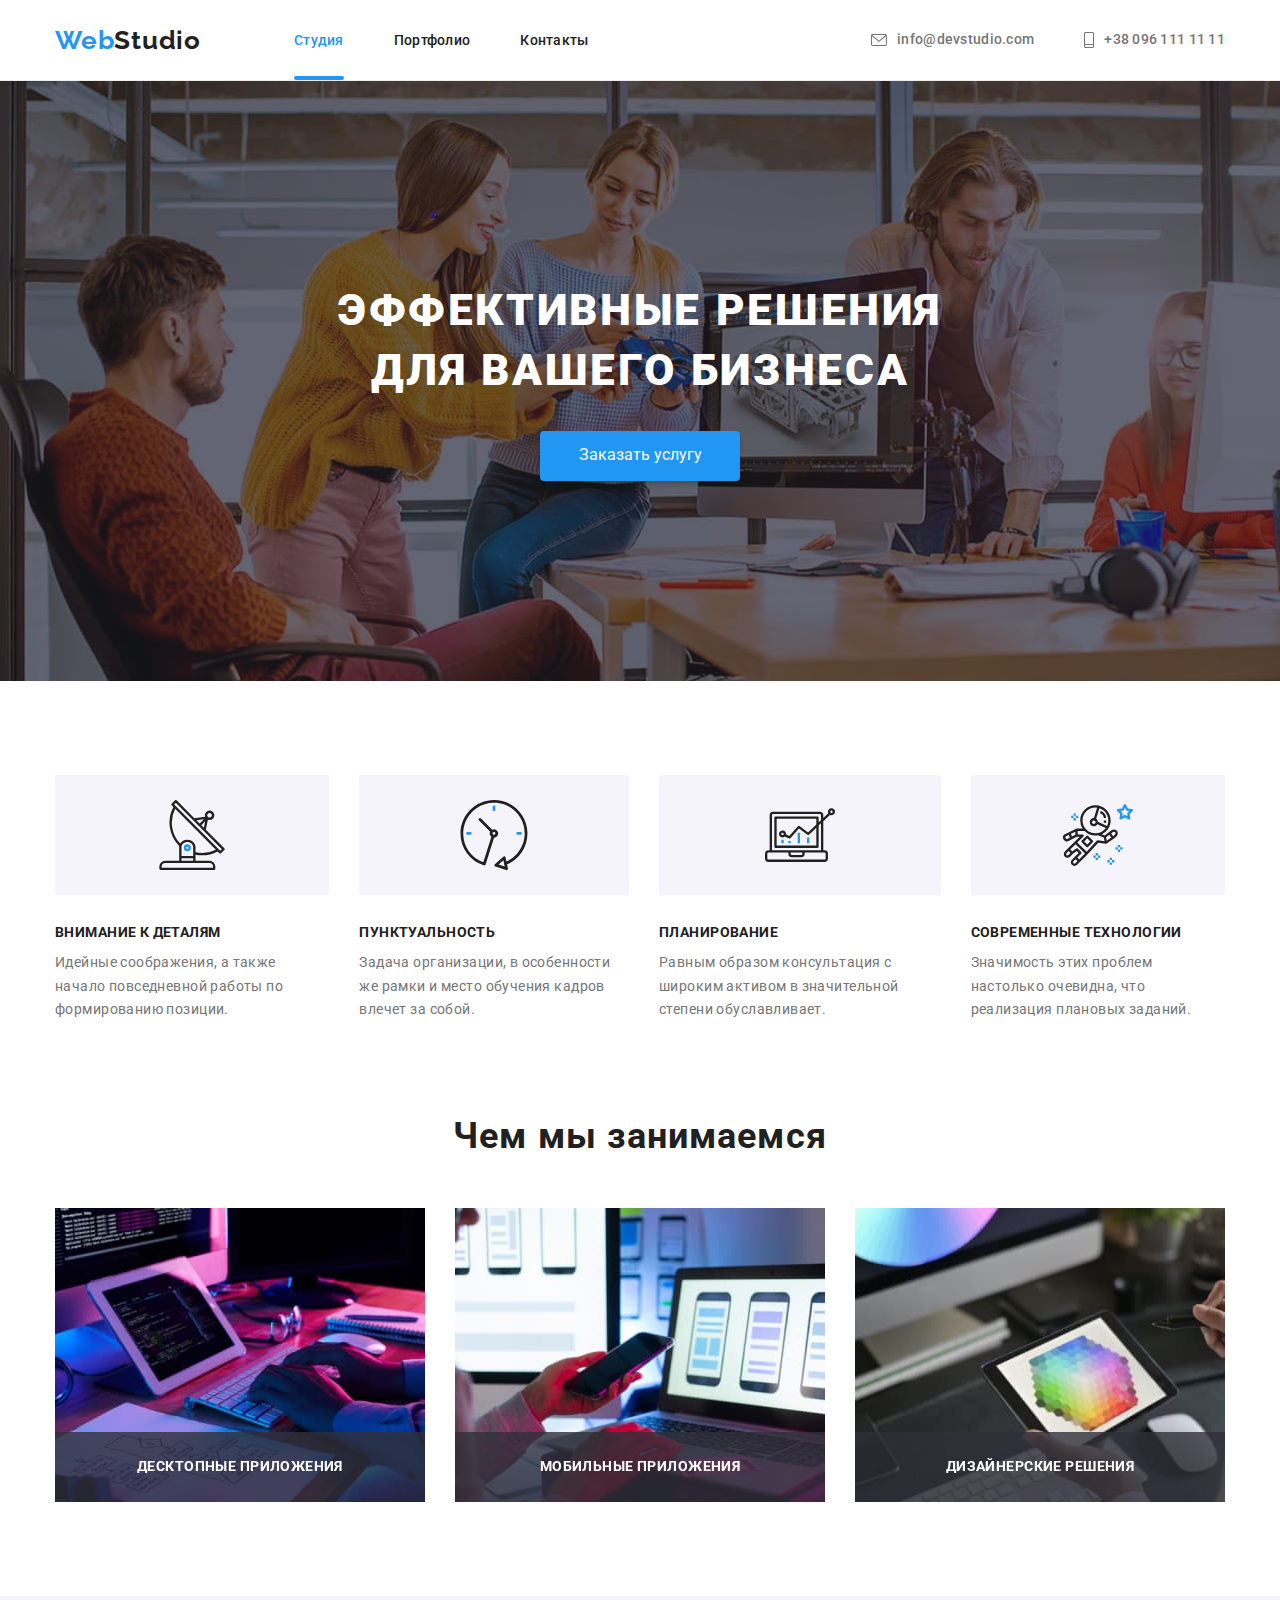
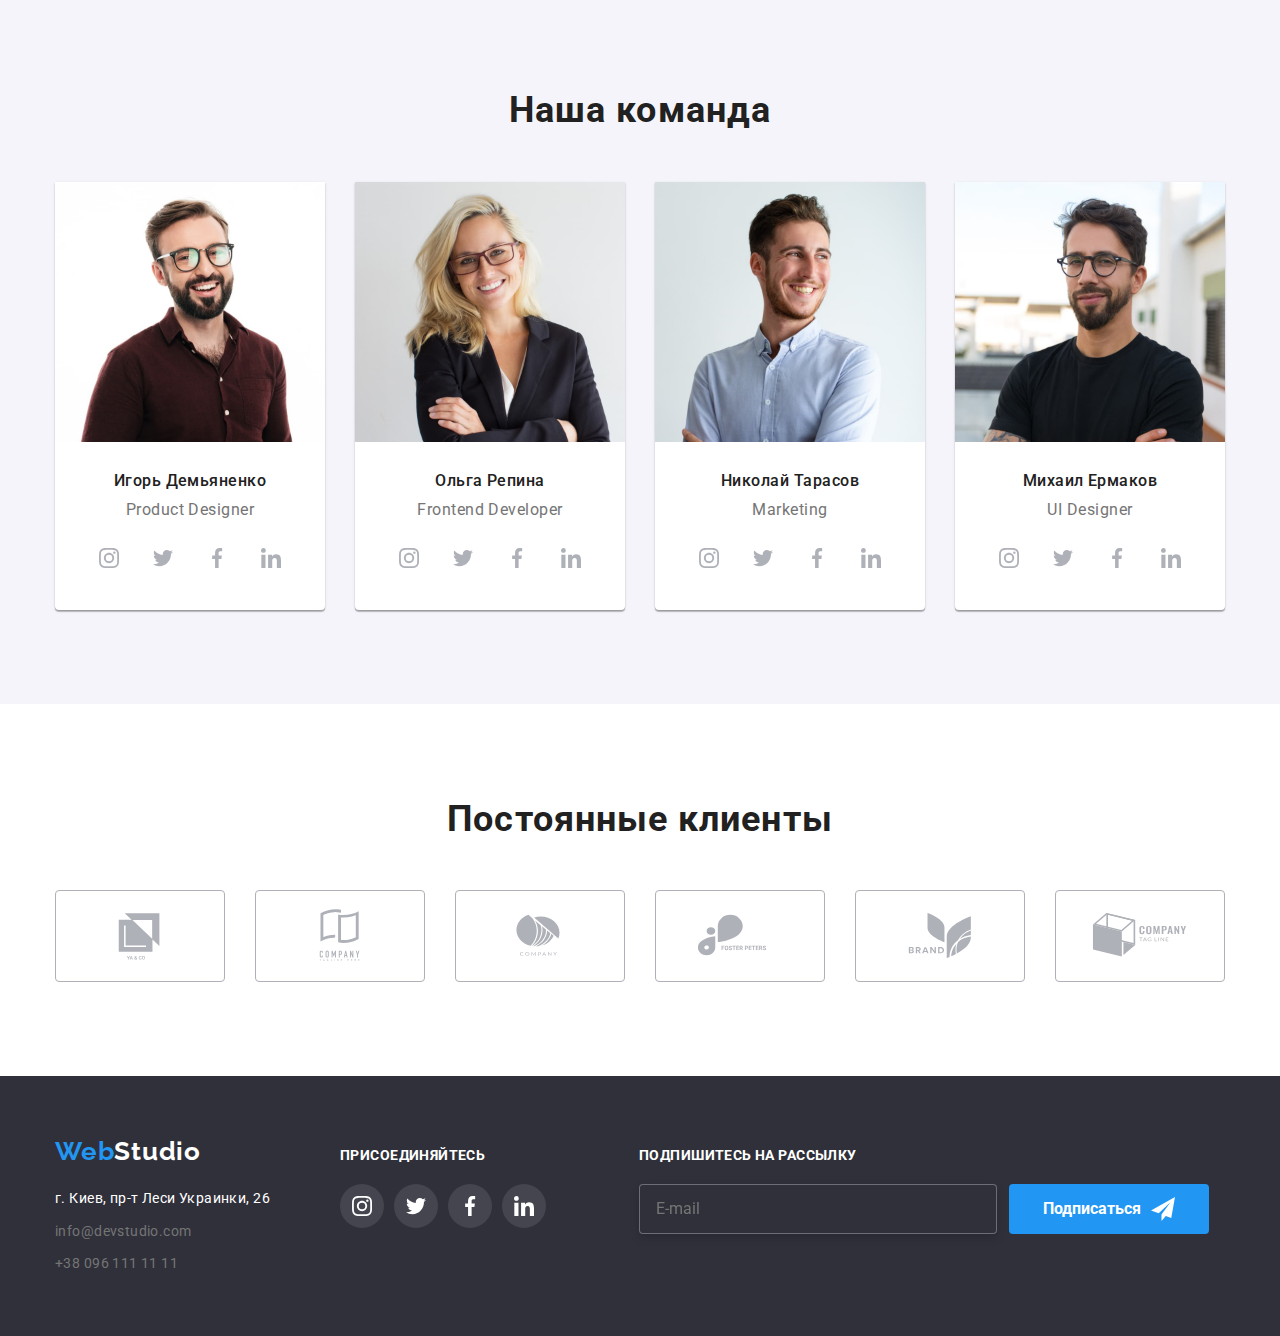
<file: index.html>
<!DOCTYPE html>
<html lang="en">
<head>
    <meta charset="UTF-8">
    <meta http-equiv="X-UA-Compatible" content="IE=edge">
    <meta name="viewport" content="width=device-width, initial-scale=1.0">

    <title>Студія</title>
        <!-- Підключення стилів для нормалізації для всіх браузерів -->
    <link rel="stylesheet" href="https://cdnjs.cloudflare.com/ajax/libs/modern-normalize/1.1.0/modern-normalize.min.css">
        <!-- Підключення шрифтів -->
    <link rel="preconnect" href="https://fonts.googleapis.com">
    <link rel="preconnect" href="https://fonts.gstatic.com" crossorigin>
    <link href="https://fonts.googleapis.com/css2?family=Raleway:wght@700&family=Roboto:wght@400;500;700;900&display=swap"
        rel="stylesheet">
         <!-- Підключення стилів -->
    <link rel="stylesheet" href="./css/style.css">
</head>

<body>

    <header class="header">
        <div class="container">
            <div class="nav-box">
    
                <a href="#" class="logo"><span class="header-logo-decor">Web</span>Studio</a>
    
                <nav class="nav">
                    <ul class="nav-list">
                        <li class="nav-list-item"><a href="./index.html" class="nav-link nav-link-active">Студия</a></li>
                        <li class="nav-list-item"><a href="./portfolio.html" class="nav-link">Портфолио</a></li>
                        <li class="nav-list-item"><a href="#" class="nav-link">Контакты</a></li>
                    </ul>
                </nav>
                <ul class="contacts">
                    <li class="item">
                        <a href="mailto:info@devstudio.com" class="contacts-contact">
                            <svg class="icon-contact" width="16px" height="12px">
                                <use href="./images/sprite.svg#icon-envelope"></use>
                            </svg>
                            info@devstudio.com</a>
                    </li>
                    <li class="item">
                        <a href="tel:+380961111111" class="contacts-contact">
                            <svg class="icon-contact" width="10px" height="16px">
                                <use href="./images/sprite.svg#icon-Vector"></use>
                            </svg>
                            +38 096 111 11 11</a>
                    </li>
                </ul>
    
            </div>
        </div>
    </header>
    
    <main>
        <section class="section baner">
    
            <div class="container">
                <div class="baner-container">
                    <h1 class="baner-title">Эффективные решения <br>для вашего бизнеса</h1>
                    <button type="button" class="baner-button" data-modal-open>Заказать услугу</button>
                    <div class="backdrop is-hidden" data-modal>
                        <div class="modal">
                            <button class="close" data-modal-close>
                               <img class="close-img" src="images/Vector.jpg">
                            </button>
                            <p class="modal-title">Оставьте свои данные, мы вам перезвоним</p>
                            
                            <form>
                            
                                <div class="form-items icon-form">
                                    <label for="name">Имя</label>
                            
                                    <input class="form-items-input" type="text" name="name" id="name">
                            
                                    <svg class="form-icon-img">
                                        <use href="./images/icons.svg#icon-person-black-18dp-1"></use>
                                    </svg>
                                </div>
                            
                                <div class="form-items icon-form">
                                    <label for="tel">Телефон</label>
                                    <input class="form-items-input" type="tel" name="tel" id="tel">
                                    <svg class="form-icon-img">
                                        <use href="./images/icons.svg#icon-phone-black-18dp-1"></use>
                                    </svg>
                            
                                </div>
                            
                                <div class="form-items icon-form">
                                    <label for="email">Почта</label>
                                    <input class="form-items-input" type="email" name="email" id="email">
                            
                                    <svg class="form-icon-img">
                                        <use href="./images/icons.svg#icon-email-black-18dp-1"></use>
                                    </svg>
                            
                                </div>
                            
                                <div class="form-items">
                                    <label for="commit">Комментарий</label>
                                    <textarea name="commit" id="commit" placeholder="Введите текст"></textarea>
                                </div>
                            
                                <div class="form-checkbox">
                                    <input type="checkbox" name="checkbox" id="checkbox">
                                    <span class="span-checkbox"><img class="span-img" src="images/Vector-1.png"/></span>
                                    <label for="checkbox">
                                        Соглашаюсь с рассылкой и принимаю
                                    </label>
                            
                                    <a href="#" class="contract">Условия договора</a>
                            
                                </div>
                                <div class="send-button">
                                    <button type="submit" class="form-button">Отправить</button>
                                
                            </div>
                            </form>
                            
                        </div>
                    </div>
                </div>
            </div>
    
        </section>
    
        <section class="section skills">
            <div class="container">
                <h2 class="none">Skills</h2>
                <ul class="skills-list">
                    <li class="skills-item">
                        <div class="skills-img">
                            <svg class="s-item">
                                <use href="images/sprite.svg#icon-antenna-1"></use>
                            </svg>
                        </div>
                        <h3 class="skills-title">Внимание к деталям</h3>
                        <p class="skills-text">Идейные соображения, а также начало повседневной работы по формированию
                            позиции.</p>
                    </li>
                    <li class="skills-item">
                        <div class="skills-img">
        
                            <svg class="s-item">
                                <use href="images/sprite.svg#icon-clock-1"></use>
                            </svg>
        
                        </div>
                        <h3 class="skills-title">Пунктуальность</h3>
                        <p class="skills-text">Задача организации, в особенности же рамки и место обучения кадров влечет за
                            собой.
                        </p>
                    </li>
                    <li class="skills-item">
                        <div class="skills-img">
                            <svg class="s-item">
                                <use href="images/sprite.svg#icon-diagram-1"></use>
                            </svg>
                        </div>
                        <h3 class="skills-title">Планирование</h3>
                        <p class="skills-text">Равным образом консультация с широким активом в значительной степени
                            обуславливает.
                        </p>
                    </li>
                    <li class="skills-item">
                        <div class="skills-img">
                            <svg class="s-item">
                                <use href="images/sprite.svg#icon-astronaut-1"></use>
                            </svg>
                        </div>
                        <h3 class="skills-title">Современные технологии</h3>
                        <p class="skills-text">Значимость этих проблем настолько очевидна, что реализация плановых заданий.
                        </p>
                    </li>
                </ul>
            </div>
        </section>
        <section class="section what-we-do">
            <div class="container">
                <h2 class="what-we-do-title">Чем мы занимаемся</h2>
                 <ul class="what-we-do-list">

                    <li class="what-we-do-img">                       
                            <img src="images/index/programing.jpg" alt="Людина програмує за комп'ютером" width="370" />
                            <div class="what-we-do-poster">
                                <h3 class="what-we-do-text">Десктопные приложения</h3>
                            </div>     
                    </li>

                    <li class="what-we-do-img">
                        <img src="images//index/computer.jpg" alt="Програмування за ноутбуком" width="370" />
                        <div class="what-we-do-poster">
                            <h3 class="what-we-do-text">Мобильные приложения</h3>
                        </div>
                    </li>

                    <li class="what-we-do-img">
                        <img src="images//index/draw.jpg" alt="Планшет" width="370" />
                        <div class="what-we-do-poster">
                            <h3 class="what-we-do-text">Дизайнерские решения</h3>
                        </div>
                    </li>

                </ul>
            </div>
        </section>
        <section class="section we">
            <div class="container">
                <h2 class="we-title">Наша команда</h2>
                <ul class="we-list">
                    <li class="we-list-item">
                        <img src="./images//index/demyanenko.jpg" alt="Игорь Демьяненко" width="270" class="we-img" />
                        <div class="we-block">
                            <h3 class="we-name">Игорь Демьяненко</h3>
                            <p class="we-proffesion">Product Designer</p>
        
                            <ul class="social">
                                <li class="social-items">
                                    <a href="#" class="social-links">
                                        <svg class="social-item">
                                            <use href="./images/sprite.svg#icon-instagram-2"></use>
                                        </svg>
                                    </a>
                                </li>
                                <li class="social-items">
                                    <a href="#" class="social-links">
                                        <svg class="social-item">
                                            <use href="./images/sprite.svg#icon-twitter-1-1"></use>
                                        </svg></a>
                                </li>
                                <li class="social-items">
                                    <a href="#" class="social-links">
                                        <svg class="social-item">
                                            <use href="./images/sprite.svg#icon-facebook-1"></use>
                                        </svg></a>
                                </li>
                                <li class="social-items">
                                    <a href="# " class="social-links">
                                        <svg class="social-item">
                                            <use href="./images/sprite.svg#icon-linkedin-1"></use>
                                        </svg></a>
                                </li>
                            </ul>
                        </div>
                    </li>
                    <li class="we-list-item">
                        <img src="images//index/repina.jpg" alt="Ольга Репина" width="270" class="we-img" />
                        <div class="we-block">
                            <h3 class="we-name">Ольга Репина</h3>
                            <p class="we-proffesion">Frontend Developer</p>
                            <ul class="social">
                                <li class="social-items">
                                    <a href="#" class="social-links">
                                        <svg class="social-item">
                                            <use href="./images/sprite.svg#icon-instagram-2"></use>
                                        </svg>
                                    </a>
                                </li>
                                <li class="social-items">
                                    <a href="#" class="social-links">
                                        <svg class="social-item">
                                            <use href="./images/sprite.svg#icon-twitter-1-1"></use>
                                        </svg></a>
                                </li>
                                <li class="social-items">
                                    <a href="#" class="social-links">
                                        <svg class="social-item">
                                            <use href="./images/sprite.svg#icon-facebook-1"></use>
                                        </svg></a>
                                </li>
                                <li class="social-items">
                                    <a href="# " class="social-links">
                                        <svg class="social-item">
                                            <use href="./images/sprite.svg#icon-linkedin-1"></use>
                                        </svg></a>
                                </li>
                            </ul>
                        </div>
                    </li>
                    <li class="we-list-item">
                        <img src="images//index/tarasov.jpg" alt="Николай Тарасов" width="270" class="we-img" />
                        <div class="we-block">
                            <h3 class="we-name">Николай Тарасов</h3>
                            <p class="we-proffesion">Marketing</p>
                            <ul class="social">
                                <li class="social-items">
                                    <a href="#" class="social-links">
                                        <svg class="social-item">
                                            <use href="images/sprite.svg#icon-instagram-2"></use>
                                        </svg>
                                    </a>
                                </li>
                                <li class="social-items">
                                    <a href="#" class="social-links">
                                        <svg class="social-item">
                                            <use href="images/sprite.svg#icon-twitter-1-1"></use>
                                        </svg></a>
                                </li>
                                <li class="social-items">
                                    <a href="#" class="social-links">
                                        <svg class="social-item">
                                            <use href="images/sprite.svg#icon-facebook-1"></use>
                                        </svg></a>
                                </li>
                                <li class="social-items">
                                    <a href="# " class="social-links">
                                        <svg class="social-item">
                                            <use href="images/sprite.svg#icon-linkedin-1"></use>
                                        </svg></a>
                                </li>
                            </ul>
                        </div>
                    </li>
                    <li class="we-list-item">
                        <img src="images//index/yarmakov.jpg" alt="Михаил Ермаков" width="270" class="we-img" />
                        <div class="we-block">
                            <h3 class="we-name">Михаил Ермаков</h3>
                            <p class="we-proffesion">UI Designer</p>
                            <ul class="social">
                                <li class="social-items">
                                    <a href="#" class="social-links">
                                        <svg class="social-item">
                                            <use href="images/sprite.svg#icon-instagram-2"></use>
                                        </svg>
                                    </a>
                                </li>
                                <li class="social-items">
                                    <a href="#" class="social-links">
                                        <svg class="social-item">
                                            <use href="images/sprite.svg#icon-twitter-1-1"></use>
                                        </svg></a>
                                </li>
                                <li class="social-items">
                                    <a href="#" class="social-links">
                                        <svg class="social-item">
                                            <use href="images/sprite.svg#icon-facebook-1"></use>
                                        </svg></a>
                                </li>
                                <li class="social-items">
                                    <a href="# " class="social-links">
                                        <svg class="social-item">
                                            <use href="images/sprite.svg#icon-linkedin-1"></use>
                                        </svg></a>
                                </li>
                            </ul>
                        </div>
                    </li>
                </ul>
            </div>
        </section>
        <section class="section client">
            <div class="container">
                <h2 class="client-title">Постоянные клиенты</h2>
                <ul class="client-logo">
                    <li class="client-item">
                        <a href="#" class="client-link">
                            <svg class="client-1">
                                <use href="./images/sprite.svg#icon-Logo-5"></use>
                            </svg>
                        </a>
                    </li>
                    <li class="client-item">
                        <a href="#" class="client-link">
                            <svg class="client-2">
                                <use href="./images/sprite.svg#icon-Logo"></use>
                            </svg>
                        </a>
                    </li>
                    <li class="client-item">
                        <a href="#" class="client-link">
                            <svg class="client-3">
                                <use href="./images/sprite.svg#icon-Logo-6"></use>
                            </svg>
                        </a>
                    </li>
                    <li class="client-item">
                        <a href="#" class="client-link">
                            <svg class="client-4">
                                <use href="./images/sprite.svg#icon-Logo-3"></use>
                            </svg>
                        </a>
                    </li>
                    <li class="client-item">
                        <a href="#" class="client-link">
                            <svg class="client-5">
                                <use href="./images/sprite.svg#icon-Logo-1"></use>
                            </svg>
                        </a>
                    </li>
                    <li class="client-item">
                        <a href="#" class="client-link">
                            <svg class="client-6">
                                <use href="./images/sprite.svg#icon-Logo-2"></use>
                            </svg>
                        </a>
                    </li>
                </ul>
            </div>
        
        </section>
    
    </main>
    
<footer class="footer">
    <div class="container footer-blok">
        <div class="address">
            <a href="./index.html" class="footer-logo"><span class="footer-logo-decor">Web</span>Studio</a>
            <address>
                <ul class="footer-adress-list">
                    <li class="item-footer "><a href=" #" class="address-post">г. Киев, пр-т Леси Украинки, 26</a></li>
                    <li class="item-footer "><a href="mailto:info@devstudio.com"
                            class="address-email">info@devstudio.com</a></li>
                    <li class="item-footer "><a href="tel:+380961111111" class="address-tel">+38 096 111 11 11</a></li>
                </ul>
            </address>
        </div>
        <div class="footer-cont">
        <div class="join">
            <h2 class="join-title">присоединяйтесь</h2>
            <ul class="join-list">
                <li class="join-item">
                    <a href="#" class="join-link">
                        <svg class="join-img">
                            <use href="./images/sprite.svg#icon-instagram-2"></use>
                        </svg>
                    </a>
                </li>
                <li class="join-item">
                    <a href="#" class="join-link">
                        <svg class="join-img">
                            <use href="./images/sprite.svg#icon-twitter-1-1"></use>
                        </svg>
                    </a>
                </li>
                <li class="join-item">
                    <a href="#" class="join-link">
                        <svg class="join-img">
                            <use href="./images/sprite.svg#icon-facebook-1"></use>
                        </svg>
                    </a>
                </li>
                <li class="join-item">
                    <a href="#" class="join-link">
                        <svg class="join-img">
                            <use href="./images/sprite.svg#icon-linkedin-1"></use>
                        </svg>
                    </a>
                </li>
            </ul>
        </div>
    </div>
    <div class="subscribe">
        <p class="subscribe-title">Подпишитесь на рассылку</p>
        <div class="subscribe-cont">
        <form class="subscribe-form">
            <input placeholder="E-mail" type="email" class="subscribe-input">
            <button type="submit" class="subscribe-button">Подписаться 
            <svg class="send-icon">
            <use href="./images/sprite.svg#icon-icon-send-1" >
          </svg>
        </button>
        </form>
        
    </div>
    </div>
</div>
</footer>
<script src="./js/modal.js"></script>
</body>

</html>
</file>
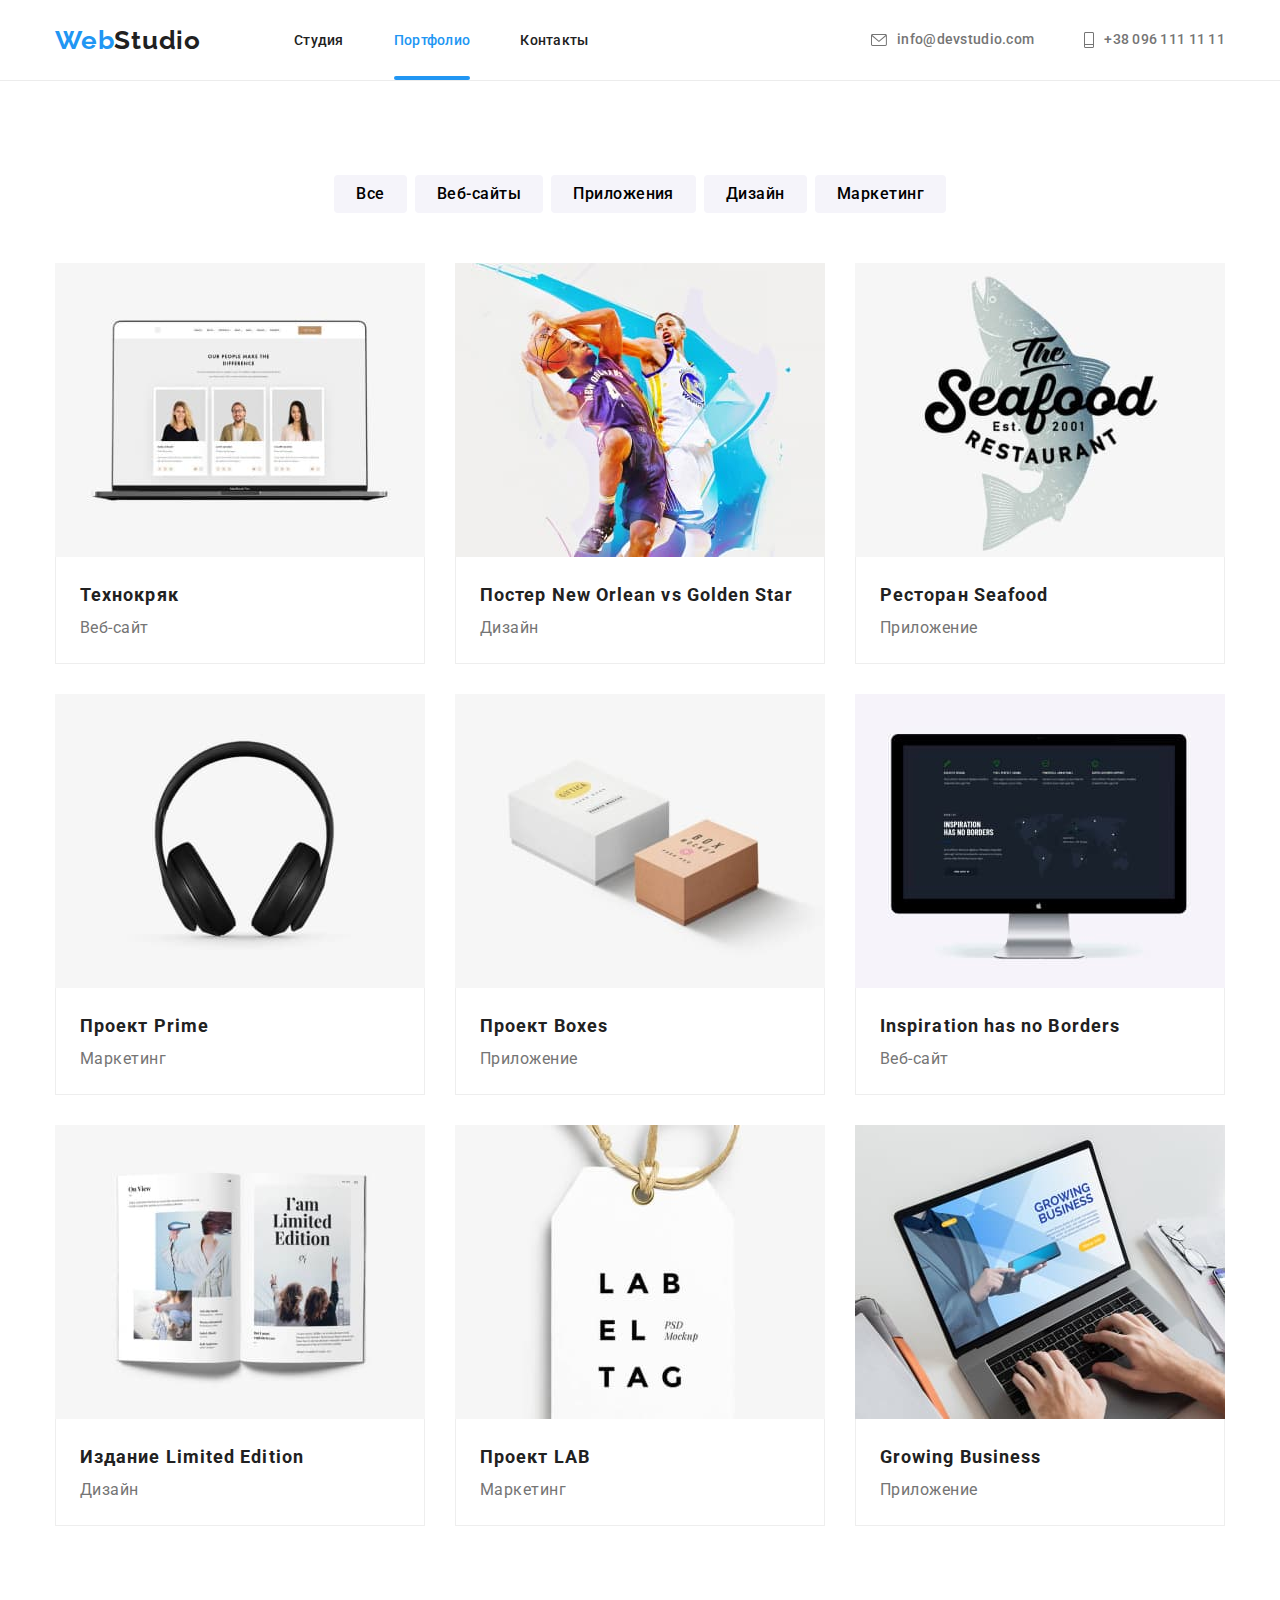
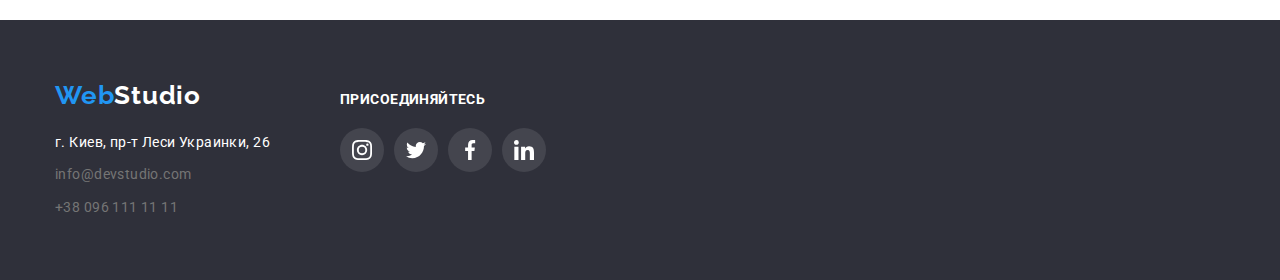
<file: portfolio.html>
<!DOCTYPE html>
<html lang="en">
<head>
    <meta charset="UTF-8">
    <meta http-equiv="X-UA-Compatible" content="IE=edge">
    <meta name="viewport" content="width=device-width, initial-scale=1.0">
    <title>portfolio</title>
        <!-- Підключення стилів для нормалізації для всіх браузерів -->
    <link rel="stylesheet" href="https://cdnjs.cloudflare.com/ajax/libs/modern-normalize/1.1.0/modern-normalize.min.css">
        <!-- Підключення шрифтів -->
    <link rel="preconnect" href="https://fonts.googleapis.com">
    <link rel="preconnect" href="https://fonts.gstatic.com" crossorigin>
    <link href="https://fonts.googleapis.com/css2?family=Raleway:wght@700&family=Roboto:wght@400;500;700;900&display=swap"
        rel="stylesheet">
        <!-- Підключення стилів  -->
    <link rel="stylesheet" href="./css/style.css">
</head>
<body>
    <header class="header">
        <div class="container">
            <div class="nav-box">
    
                <a href="#" class="logo"><span class="header-logo-decor">Web</span>Studio</a>
    
                <nav class="nav">
                    <ul class="nav-list">
                        <li class="nav-list-item"><a href="./index.html" class="nav-link ">Студия</a></li>
                        <li class="nav-list-item"><a href="./portfolio.html" class="nav-link nav-link-active">Портфолио</a></li>
                        <li class="nav-list-item"><a href="#" class="nav-link">Контакты</a></li>
                    </ul>
                </nav>
    
                <ul class="contacts">
                    <li class="item">
                        <a href="mailto:info@devstudio.com" class="contacts-contact">
                            <svg class="icon-contact" width="16px" height="12px">
                                <use href="./images/sprite.svg#icon-envelope"></use>
                            </svg>
                            info@devstudio.com</a>
                    </li>
                    <li class="item">
                        <a href="tel:+380961111111" class="contacts-contact">
                            <svg class="icon-contact" width="10px" height="16px">
                                <use href="./images/sprite.svg#icon-Vector"></use>
                            </svg>
                            +38 096 111 11 11</a>
                    </li>
                </ul>
    
            </div>
        </div>
    </header>
    
    <main>
       
            <section class="portfolio-content section">
                 <div class="container">
                <h1 class="none">Приклади робіт</h1>
                    <ul class="buttons-list">
                        <li class="button-item"><button type="button" class="buttons-button">Все</button></li>
                        <li class="button-item"><button type="button" class="buttons-button">Веб-сайты</button></li>
                        <li class="button-item"><button type="button" class="buttons-button">Приложения</button></li>
                        <li class="button-item"><button type="button" class="buttons-button">Дизайн</button></li>
                        <li class="button-item"><button type="button" class="buttons-button">Маркетинг</button></li>
                    </ul>
                    <h1 class="none">Приклади робіт</h1>
                    <ul class="exemples-list">
                        
                        <li class="exemples-item">
                            <a href="" class="examples-link">
                            <div class="examples-hover">
                                <div class="examples-overlay">
                            <img src="./images/portfolio/tehnocryk (1).jpg" alt="картинка ноутбука з розробленим сайтом"
                                width="370">
                            <div class="overlay-product">
                                <div class="overlay-actions">
                                    <p class="actions-text">Технокряк это современная площадка распространения коронавируса. Компании используют эту платформу для цифрового
                                    шпионажа и атак на защищённые сервера конкурентов.</p>
                                </div>
                            </div>
                            </div>
                                <div class="examples-cont">
                            <h2 class="exemples-title">Технокряк</h2>
                            <p class="exempel-type">Веб-сайт</p>
                            </div>
                        </div>
                         </a>
                        </li>
                       
    
                        <li class="exemples-item">
                            <a href="" class="examples-link">
                                <div class="examples-hover">
                                    <div class="examples-overlay">
                            <img src="./images/portfolio/poster (1).jpg" alt="картинка гравців в баскетбол" width="370">
                            <div class="overlay-product">
                                <div class="overlay-actions">
                                    <p class="actions-text">Технокряк это современная площадка распространения коронавируса. Компании используют эту
                                        платформу для цифрового
                                        шпионажа и атак на защищённые сервера конкурентов.</p>
                                </div>
                            </div>
                            </div>
                            <div class="examples-cont">
                            <h2 class="exemples-title">Постер New Orlean vs Golden Star</h2>
                            <p class="exempel-type">Дизайн</p>
                            </div>
                        </div>
                        </a>
                        </li>
    
                        <li class="exemples-item">
                            <a href="" class="examples-link">
                                <div class="examples-hover">
                                    <div class="examples-overlay">
                            <img src="./images/portfolio/restaurant (1).jpg" alt="зображення логотипу ресторану"
                                width="370">
                                <div class="overlay-product">
                                    <div class="overlay-actions">
                                        <p class="actions-text">Технокряк это современная площадка распространения коронавируса. Компании используют эту
                                            платформу для цифрового
                                            шпионажа и атак на защищённые сервера конкурентов.</p>
                                    </div>
                                </div>
                                </div>
                                
                                <div class="examples-cont">
                            <h2 class="exemples-title">Ресторан Seafood</h2>
                            <p class="exempel-type">Приложение</p>
                            </div>
                            </div>
                            </a>
                        </li>
    
                        <li class="exemples-item">
                            <a href="" class="examples-link">
                                <div class="examples-hover">
                                    <div class="examples-overlay">
                            <img src="./images/portfolio/projec-prime (1).jpg" alt="зображення навушників" width="370">
                            <div class="overlay-product">
                                <div class="overlay-actions">
                                    <p class="actions-text">Технокряк это современная площадка распространения коронавируса. Компании используют эту
                                        платформу для цифрового
                                        шпионажа и атак на защищённые сервера конкурентов.</p>
                                </div>
                            </div>
                            </div>
                            <div class="examples-cont">
                            <h2 class="exemples-title">Проект Prime</h2>
                            <p class="exempel-type">Маркетинг</p>
                            </div>
                            </div>
                            </a>
                        </li>
    
                        <li class="exemples-item">
                            <a href="" class="examples-link">
                                <div class="examples-hover">
                                    <div class="examples-overlay">
                            <img src="./images/portfolio/boxes (1).jpg" alt="зображення картонних коробок" width="370">
                            <div class="overlay-product">
                                <div class="overlay-actions">
                                    <p class="actions-text">Технокряк это современная площадка распространения коронавируса. Компании используют эту
                                        платформу для цифрового
                                        шпионажа и атак на защищённые сервера конкурентов.</p>
                                </div>
                            </div>
                            </div>
                            <div class="examples-cont">
                            <h2 class="exemples-title">Проект Boxes</h2>
                            <p class="exempel-type">Приложение</p>
                            </div>
                            </div>
                            </a>
                        </li>
    
                        <li class="exemples-item">
                            <a href="" class="examples-link">
                                <div class="examples-hover">
                                    <div class="examples-overlay">
                            <img src="./images/portfolio/borders (1).jpg" alt="зображення монітору" width="370">
                            <div class="overlay-product">
                                <div class="overlay-actions">
                                    <p class="actions-text">Технокряк это современная площадка распространения коронавируса. Компании используют эту
                                        платформу для цифрового
                                        шпионажа и атак на защищённые сервера конкурентов.</p>
                                </div>
                            </div>
                            </div>
                            <div class="examples-cont">
                            <h2 class="exemples-title">Inspiration has no Borders</h2>
                            <p class="exempel-type">Веб-сайт</p>
                            </div>
                            </div>
                            </a>
                        </li>
    
                        <li class="exemples-item">
                            <a href="" class="examples-link">
                                <div class="examples-hover">
                                    <div class="examples-overlay">
                            <img src="./images/portfolio/limited-idition (1).jpg" alt="зображення книги" width="370">
                            <div class="overlay-product">
                                <div class="overlay-actions">
                                    <p class="actions-text">Технокряк это современная площадка распространения коронавируса. Компании используют эту
                                        платформу для цифрового
                                        шпионажа и атак на защищённые сервера конкурентов.</p>
                                </div>
                            </div>
                            </div>
                            <div class="examples-cont">
                            <h2 class="exemples-title">Издание Limited Edition</h2>
                            <p class="exempel-type">Дизайн</p>
                            </div>
                            </div>
                            </a>
                        </li>
    
                        <li class="exemples-item">
                            <a href="" class="examples-link">
                                <div class="examples-hover">
                                    <div class="examples-overlay">
                            <img src="./images/portfolio/lab (1).jpg" alt="зображення ярлика" width="370">
                            <div class="overlay-product">
                                <div class="overlay-actions">
                                    <p class="actions-text">Технокряк это современная площадка распространения коронавируса. Компании используют эту
                                        платформу для цифрового
                                        шпионажа и атак на защищённые сервера конкурентов.</p>
                                </div>
                            </div>
                            </div>
                            <div class="examples-cont">
                            <h2 class="exemples-title">Проект LAB</h2>
                            <p class="exempel-type">Маркетинг</p>
                            </div>
                            </div>
                            </a>
                        </li>
    
                        <li class="exemples-item">
                            <a href="" class="examples-link">
                                    <div class="examples-overlay">
                            <img src="./images/portfolio/growing-business (1).jpg" alt="зображення ноутбука з додатком"
                                width="370">
                                <div class="overlay-product">
                                    <div class="overlay-actions">
                                        <p class="actions-text">Технокряк это современная площадка распространения коронавируса. Компании используют эту
                                            платформу для цифрового
                                            шпионажа и атак на защищённые сервера конкурентов.</p>
                                    </div>
                                </div>
                                <div class="examples-cont">
                            <h2 class="exemples-title">Growing Business</h2>
                            <p class="exempel-type">Приложение</p>
                            </div>
                            </div>
                            </a>
                        </li>
    
                    </ul>
    
                </div>
            </section>
        </div>
    
    </main>
    
<footer class="footer">

    <div class="container footer-blok">
        <div class="address">
            <a href="./index.html" class="footer-logo"><span class="footer-logo-decor">Web</span>Studio</a>
            <address>
                <ul class="footer-adress-list">
                    <li class="item-footer "><a href=" #" class="address-post">г. Киев, пр-т Леси Украинки, 26</a></li>
                    <li class="item-footer "><a href="mailto:info@devstudio.com"
                            class="address-email">info@devstudio.com</a></li>
                    <li class="item-footer "><a href="tel:+380961111111" class="address-tel">+38 096 111 11 11</a></li>
                </ul>
            </address>
        </div>
        <div class="join">
            <h2 class="join-title">присоединяйтесь</h2>
            <ul class="join-list">
                <li class="join-item">
                    <a href="#" class="join-link">
                        <svg class="join-img">
                            <use href="./images/sprite.svg#icon-instagram-2"></use>
                        </svg>
                    </a>
                </li>
                <li class="join-item">
                    <a href="#" class="join-link">
                        <svg class="join-img">
                            <use href="./images/sprite.svg#icon-twitter-1-1"></use>
                        </svg>
                    </a>
                </li>
                <li class="join-item">
                    <a href="#" class="join-link">
                        <svg class="join-img">
                            <use href="./images/sprite.svg#icon-facebook-1"></use>
                        </svg>
                    </a>
                </li>
                <li class="join-item">
                    <a href="#" class="join-link">
                        <svg class="join-img">
                            <use href="./images/sprite.svg#icon-linkedin-1"></use>
                        </svg>
                    </a>
                </li>
            </ul>
        </div>
    </div>

</footer>
</body>
</html>
</file>
<file: css/style.css>
/* Загальні налуштування для всієї сторінки */
:root {
  --text-color: #212121;
  --hover-color: #2196f3;
  --second-color: #757575;
  --background-color: #2f303a;
  --wait: #ffffff;
  --buttom-color: #f5f4fa;
  --icon-color: #afb1b8;
  --border-color: #eeeeee;
}

ul {
  padding: 0;
  margin: 0px;
  list-style-type: none;
}

body {
  font-family: "Roboto";
  color: var(--text-color);
}

h1,
h2,
h2,
p {
  margin: 0px;
}

.container {
  max-width: 1200px;
  padding: 0 15px;
  margin-left: auto;
  margin-right: auto;
}

.section {
  padding-top: 94px;
  padding-bottom: 94px;
}

/* HEADER */

.header {
  border-bottom: 1px solid #ececec;
}

.nav {
  display: flex;
  align-items: center;
}
.nav-box {
  display: flex;
  align-items: center;
}
.logo {
  text-decoration: none;
  font-family: "Raleway";
  font-size: 26px;
  font-weight: 700;
  line-height: 1.19;
  letter-spacing: 0.03em;
  color: var(--text-color);
  transition: color 250ms cubic-bezier(0.4, 0, 0.2, 1);
}

.header-logo-decor {
  color: var(--hover-color);
}

.logo:hover,
.logo:focus {
  color: var(--hover-color);
  background-color: var(--wait);
}

.nav {
  margin-left: 93px;
}
.nav-box {
  display: flex;
  align-items: center;
}
.nav-list {
  display: flex;
}

.nav-list-item + .nav-list-item {
  margin-left: 50px;
}
.nav-list-item {
  position: relative;
}
.nav-link {
  padding: 32px 0;
  text-decoration: none;
  font-weight: 500;
  font-size: 14px;
  line-height: 1.14;
  letter-spacing: 0.02em;
  color: var(--text-color);
  transition: color 250ms cubic-bezier(0.4, 0, 0.2, 1);
}

.nav-link:hover,
.nav-link:focus {
  color: var(--hover-color);
  background: var(--whait);
}

.nav-link-active {
  color: var(--hover-color);
}

.contacts {
  display: flex;
  margin-left: auto;
}

.contacts .item + .item {
  margin-left: 50px;
}
.contacts-contact:hover,
.contacts-contact:focus {
  fill: var(--hover-color);
  color: var(--hover-color);
}
.contacts-contact {
  padding: 32px 0;
  text-decoration: none;
  font-weight: 500;
  font-size: 14px;
  line-height: 1.14;
  color: var(--second-color);
  letter-spacing: 0.02em;
  fill: var(--icon-color);

  display: flex;
  align-items: center;
  transition: color 250ms cubic-bezier(0.4, 0, 0.2, 1);
}

.icon-contact {
  margin-right: 10px;
  align-items: baseline;
  fill: currentColor;
}
.nav-link-active::after {
  content: " ";
  display: block;
  width: 100%;
  height: 4px;
  background-color: var(--hover-color);
  border-radius: 2px;

  position: absolute;
  left: 0;
  top: 45px;
}

/* BANER SECTION */

.baner {
  background-color: var(--background-color);
  text-align: center;

  max-width: 1600px;
  background-image: linear-gradient(
      to right,
      rgba(47, 48, 58, 0.4),
      rgba(47, 48, 58, 0.4)
    ),
    url("../images/overlay.jpg");
  padding-top: 200px;
  padding-bottom: 200px;
}

.baner-container {
  justify-content: center;
}

.baner-title {
  margin-bottom: 30px;

  color: var(--wait);
  font-weight: 900;
  font-size: 44px;
  line-height: 1.36;
  letter-spacing: 0.06em;
  text-transform: uppercase;
}

.baner-button {
  width: 200px;
  height: 50px;

  font-family: roboto;
  background-color: var(--hover-color);
  color: var(--wait);
  border: 0;

  box-shadow: 0px 4px 4px rgba(0, 0, 0, 0.15);
  border-radius: 4px;
  cursor: pointer;
}
.backdrop {
  position: fixed;
  top: 0;
  left: 0;
  width: 100%;
  height: 100%;

  background: rgba(0, 0, 0, 0.2);
  transition-duration: 250ms;
}

.modal {
  position: absolute;

  width: 528px;
  height: 581px;
  top: 50%;
  left: 50%;
  padding: 40px;

  transform: translate(-50%, -50%);
  background: var(--wait);
}

.close {
  position: absolute;
  top: 8px;
  right: 8px;

  width: 30px;
  height: 30px;
  padding: 0;
  background: var(--wait);
  border: 1px solid rgba(0, 0, 0, 0.1);
  border-radius: 50%;
  background-position: center;
  align-items: center;
  display: flex;
  justify-content: center;

  cursor: pointer;
}
.close-img {
  width: 11px;
  height: 11px;
}
.close:hover {
  fill: var(--hover-color);
}

.backdrop.is-hidden {
  opacity: 0;
  pointer-events: none;
  transition: transform 250ms cubic-bezier(0.4, 0, 0.2, 1);
}
label {
  display: flex;
  font-size: 12px;
  line-height: 1.16;
  letter-spacing: 0.01em;
  color: var(--second-color);
}
textarea {
  resize: none;
}

.modal-title {
  margin-bottom: 12px;
  text-align: center;
  font-weight: 700;
  font-size: 20px;
  line-height: 1.15;
  letter-spacing: 0.03em;
}

.form-items {
  display: flex;
  flex-direction: column;

  margin-bottom: 10px;
}

.form-items > label {
  margin-bottom: 4px;
}

.form-items-input {
  padding-left: 40px;
  height: 40px;
  border: 1px solid rgba(33, 33, 33, 0.2);
  border-radius: 4px;
}

.form-items-input:focus {
  background: none;
  color: var(--text-color);
  outline: 1px solid var(--hover-color);
}

.form-items-input:focus + .form-icon-img {
  fill: var(--hover-color);
}
.form-items-input:focus {
  outline: 1px solid var(--hover-color);
}
#commit {
  widows: 100%;
  height: 120px;
  border: 1px solid rgba(33, 33, 33, 0.2);
  border-radius: 4px;
  padding-top: 12px;
  padding-left: 16px;
  font-size: 11px;
}
#checkbox {
  appearance: none;
}

.span-checkbox {
  width: 16px;
  height: 15px;
  display: inline-block;
  background-color: var(--wait);
  outline: 2px solid var(--text-color);
  border-radius: 2px;
  margin-right: 8px;
}
.span-img {
  width: 11px;
  height: 8px;
  margin-left: 3px;
  margin-top: 3px;
}
.form-checkbox {
  display: flex;
  align-items: center;
}
#checkbox:checked + .span-checkbox {
  background-color: var(--hover-color);
  outline: 0px;
  border-radius: 2px;
}
.form-checkbox > input {
  width: 16px;
  height: 15px;
}

.form-checkbox > label {
  font-size: 14px;
  line-height: 1.71;
  letter-spacing: 0.03em;
  color: var(--second-color);
}

.contract {
  margin-left: 5px;
  font-size: 14px;
  line-height: 24px;
  line-height: 146%;
  letter-spacing: 3%;
}

.form-button {
  padding: 10px 55px;

  margin-top: 20px;

  background: var(--hover-color);
  box-shadow: 0px 4px 4px rgba(0, 0, 0, 0.15);
  border-radius: 4px;
  color: var(--wait);
  border: 0;

  font-weight: 700;
  font-size: 16px;
  line-height: 1.87;
  letter-spacing: 0.06em;
}

.form-button:hover {
  cursor: pointer;
}

.send-button {
  display: flex;
  justify-content: center;
  align-items: center;
}

input {
  padding: 0;
  margin: 0;
}

textarea:focus {
  background: none;
  color: var(--text-color);
  outline: 1px solid var(--hover-color);
}
label {
  left: 0;
}
.icon-form {
  position: relative;
}

.form-icon-img {
  position: absolute;
  bottom: 35%;
  left: 12px;
  background-position: center;

  transform: translatey(50%);

  display: inline-block;

  width: 18px;
  height: 18px;
}
/* SKILLS SECTION*/

.none {
  position: absolute;
  width: 1px;
  height: 1px;
  margin: -1px;
  padding: 0;
  overflow: hidden;
  border: 0;
  clip: rect(0 0 0 0);
}

.skills-list {
  display: flex;
}

.skills-item + .skills-item {
  margin-left: 30px;
}

.skills-title {
  margin-bottom: 10px;
  font-weight: 700;
  font-size: 14px;
  line-height: 1.14;
  color: var(--text-color-color);
  letter-spacing: 0.03em;
  text-transform: uppercase;
}

.skills-text {
  margin-top: 0px;
  font-weight: normal;
  font-size: 14px;
  line-height: 1.71;
  letter-spacing: 0.03em;
  color: var(--second-color);
}

.skills-img {
  display: flex;
  align-items: center;
  justify-content: center;
  height: 120px;
  background: var(--buttom-color);
  justify-content: center;
  margin-bottom: 30px;
}

.s-item {
  border-radius: 4px;
  width: 70px;
  height: 70px;
}

/* WHAT WE DO SECTION */

.what-we-do {
  padding-top: 0px;
}

.what-we-do-list {
  display: flex;
}

.what-we-do-img + .what-we-do-img {
  margin-left: 30px;
}

.what-we-do-title {
  text-align: center;
  margin-bottom: 50px;

  font-weight: 700;
  font-size: 36px;
  line-height: 1.16;
  letter-spacing: 0.03em;
}

img {
  display: block;
  max-width: 100%;
  height: auto;
}
.what-we-do-img {
  position: relative;
}

.what-we-do-poster {
  display: flex;
  width: 100%;
  height: 70px;
  background: rgba(47, 48, 58, 0.8);
  align-items: center;
  justify-content: center;

  position: absolute;
  bottom: 0;
  left: 0;
}

.what-we-do-text {
  font-weight: 700;
  font-size: 14px;
  line-height: 1.14;
  letter-spacing: 0.03em;
  text-transform: uppercase;
  color: var(--wait);
}
/* WE SECTION */

.we {
  background-color: var(--buttom-color);
}

.we-title {
  font-weight: 700;
  font-size: 36px;
  line-height: 1.16;
  letter-spacing: 0.03em;
  text-align: center;

  margin-bottom: 50px;
}

.we-list {
  display: flex;
}

.we-list-item + .we-list-item {
  margin-left: 30px;
}

.we-list-item {
  border-radius: 0px 0px 4px 4px;
  box-shadow: 0px 1px 3px rgba(0, 0, 0, 0.12), 0px 1px 1px rgba(0, 0, 0, 0.14),
    0px 2px 1px rgba(0, 0, 0, 0.2);
  background-color: var(--wait);
}

.we-block {
  padding: 30px 0;
}

.we-name {
  margin-top: 0;
  margin-bottom: 10px;
  text-align: center;

  font-weight: 500;
  font-size: 16px;
  line-height: 1.18;
  letter-spacing: 0.03em;
  color: var(--text-color);
}

.we-proffesion {
  margin-top: 0;
  margin-bottom: 16px;
  text-align: center;
  font-size: 16px;
  line-height: 1.18;
  letter-spacing: 0.03em;
  color: var(--second-color);
}

.social {
  display: flex;
  justify-content: center;
}

.social-items + .social-items {
  margin-left: 10px;
}

.social-item {
  width: 20px;
  height: 20px;
}

.social-links {
  fill: #afb1b8;
  display: inline-flex;
  justify-content: center;
  align-items: center;
  width: 44px;
  height: 44px;
  border-radius: 50%;
  transition: background-color 250ms cubic-bezier(0.4, 0, 0.2, 1);
}

.social-links:hover {
  width: 44px;
  height: 44px;
  border-radius: 50%;
  background-color: var(--hover-color);
  fill: var(--wait);
}

.social-links:focus {
  fill: var(--wait);
  background-color: var(--hover-color);
}

/* CLIENT SECTION */

.client-logo {
  display: flex;
  justify-content: center;
}

.client-title {
  font-weight: 700;
  font-size: 36px;
  line-height: 42px;
  text-align: center;
  letter-spacing: 0.03em;
  margin-bottom: 50px;
}

.client-link {
  display: inline-flex;
  align-items: center;
  justify-content: center;
  width: 170px;
  height: 92px;
  border: 1px solid var(--icon-color);
  box-sizing: border-box;
  border-radius: 4px;
  fill: var(--icon-color);
  transition: fill 250ms cubic-bezier(0.4, 0, 0.2, 1);
}

.client-link:hover,
.client-link:focus {
  background: var(--whait);
  fill: var(--hover-color);
  border: 1px solid var(--hover-color);
  cursor: pointer;
}

.client-item + .client-item {
  margin-left: 30px;
}

.client-1 {
  width: 106px;
  height: 60px;
}

.client-2 {
  width: 106px;
  height: 60px;
}

.client-3 {
  width: 106px;
  height: 60px;
}

.client-4 {
  width: 106px;
  height: 60px;
}

.client-5 {
  width: 106px;
  height: 60px;
}

.client-6 {
  width: 106px;
  height: 60px;
}

/* FOOTER для всіх сторінок*/

.footer {
  background-color: var(--background-color);
  padding-top: 60px;
  padding-bottom: 60px;
}

.footer-blok {
  display: flex;
  align-items: baseline;
}

.footer-logo {
  text-decoration: none;
  color: var(--wait);
  font-family: Raleway;
  font-weight: 700;
  font-size: 26px;
  line-height: 1.19;
  letter-spacing: 0.03em;
  transition: color 250ms cubic-bezier(0.4, 0, 0.2, 1);
}

.footer-logo-decor {
  color: var(--hover-color);
}

.footer-logo:hover,
.footer-logo:focus {
  color: var(--hover-color);
}

address {
  margin-top: 20px;
}

.address-post {
  font-style: normal;
  text-decoration: none;
  font-size: 14px;
  line-height: 1.71;
  letter-spacing: 0.03em;
  color: var(--wait);
  transition: color 250ms cubic-bezier(0.4, 0, 0.2, 1);
}

.address-email,
.address-tel {
  font-style: normal;
  text-decoration: none;
  font-weight: normal;
  font-size: 14px;
  line-height: 1.71;
  letter-spacing: 0.03em;
  color: var(--second-color);
  transition: color 250ms cubic-bezier(0.4, 0, 0.2, 1);
}
.item-footer + .item-footer {
  margin-top: 9px;
}
.address-email:hover,
.address-email:focus,
.address-tel:hover,
.address-tel:focus,
.address-post:hover,
.address-post:focus {
  color: var(--hover-color);
}

.join {
  margin-left: 70px;
}

.join-title {
  font-weight: 700;
  font-size: 14px;
  line-height: 1.14;
  letter-spacing: 0.03em;
  text-transform: uppercase;

  color: var(--wait);
  margin-bottom: 20px;
}

.join-list {
  display: flex;
}

.join-item + .join-item {
  margin-left: 10px;
}

.join-item {
  width: 44px;
  height: 44px;
}

.join-link:hover,
.join-link:focus {
  background-color: var(--hover-color);
}

.join-img {
  width: 20px;
  height: 20px;
  fill: var(--wait);
}
.join-link {
  display: inline-flex;
  justify-content: center;
  align-items: center;
  border-radius: 50%;
  height: 100%;
  width: 100%;
  background-color: rgba(255, 255, 255, 0.1);
  transition: background-color 250ms cubic-bezier(0.4, 0, 0.2, 1);
}
.subscribe {
  margin-left: 93px;
}
.subscribe-cont {
  display: flex;
}
.subscribe-form {
  display: flex;
}
.subscribe-button {
  width: 200px;
  height: 50px;
  background-color: var(--hover-color);
  color: var(--wait);
  border: 0;
  margin-left: 12px;
  display: flex;
  align-items: center;
  justify-content: center;
  border-radius: 4px;
  cursor: pointer;

  font-weight: 700;
  font-size: 16px;
  line-height: 1.87;
}
.subscribe-input {
  width: 358px;
  height: 50px;
  background-color: var(--background-color);
  border: 1px solid rgba(255, 255, 255, 0.3);
  filter: drop-shadow(0px 4px 4px rgba(0, 0, 0, 0.15));
  border-radius: 4px;
  padding-left: 16px;
}
.footer-cont {
  display: inline-block;
}
.subscribe-input:focus {
  border-color: var(--hover-color);
  color: var(--wait);
  outline: 1px solid var(--hover-color);
}
.subscribe-title {
  color: var(--wait);
  font-weight: 700;
  font-size: 14px;
  line-height: 1.14;
  letter-spacing: 0.03em;
  text-transform: uppercase;
  margin-bottom: 20px;
}

.send-icon {
  width: 24px;
  height: 24px;
  margin-left: 10px;
}
/* СТОРІНКА PORTFOLIO */

/* section buttons */

.buttons-button {
  border: 0;
  background-color: var(--buttom-color);
  border-radius: 4px;
  cursor: pointer;
  font-weight: 500;
  font-size: 16px;
  line-height: 1.62;
  letter-spacing: 0.03em;

  min-width: 73px;
  padding: 6px 22px;
  transition: color 250ms cubic-bezier(0.4, 0, 0.2, 1);
}

.buttons-button:hover,
.buttons-button:focus {
  background-color: var(--hover-color);
  color: var(--wait);

  box-shadow: 0px 3px 1px rgba(0, 0, 0, 0.1), 0px 1px 2px rgba(0, 0, 0, 0.08),
    0px 2px 2px rgba(0, 0, 0, 0.12);
}

.buttons-list {
  display: flex;
  justify-content: center;
  margin-bottom: 50px;
}

.button-item + .button-item {
  margin-left: 8px;
}

/* EXEMPL SECTION*/

.exemple-text {
  padding: 20px 24px;
  border-bottom: 1px solid var(--border-color);
  border-right: 1px solid var(--border-color);
  border-left: 1px solid var(--border-color);
}

.exemples-title {
  font-weight: 700;
  font-size: 18px;
  line-height: 2;
  letter-spacing: 0.06em;
  color: var(--text-color);

  text-decoration: none;
}

.exemples-list {
  display: flex;
  flex-wrap: wrap;
  margin-left: -30px;
  margin-top: -30px;
  text-decoration: none;
}

.exempel-type {
  font-size: 16px;
  line-height: 1.87;
  letter-spacing: 0.03em;
  color: var(--second-color);

  text-decoration: none;
}
.examples-overlay {
  position: relative;
  overflow: hidden;
}
.overlay-product {
  position: absolute;
  top: 0;
  left: 0;
  width: 100%;
  height: 100%;
  background-color: var(--hover-color);

  transform: translateY(100%);
  transition: transform 250ms cubic-bezier(0.4, 0, 0.2, 1);
}
.actions-text {
  font-size: 18px;
  line-height: 1.5;
  letter-spacing: 0.03em;
  width: 322px;
  height: 168px;
  color: var(--wait);
}
.overlay-actions {
  margin-left: 24px;
  margin-top: 63px;
}
.exemples-item {
  margin-left: 30px;
  margin-top: 30px;
  flex-basis: calc((100% - 90px) / 3);
  overflow: hidden;
}
.examples-link {
  list-style: none;
  text-decoration: none;
}
.examples-cont {
  padding: 20px 24px;
  border-bottom: 1px solid var(--border-color);
  border-right: 1px solid var(--border-color);
  border-left: 1px solid var(--border-color);
}
.examples-hover:hover .overlay-product {
  transform: translateX(0);
}
.exemples-item:hover {
  box-shadow: 0px 1px 1px rgba(0, 0, 0, 0.12), 0px 4px 4px rgba(0, 0, 0, 0.06),
    1px 4px 6px rgba(0, 0, 0, 0.16);
}
</file>
